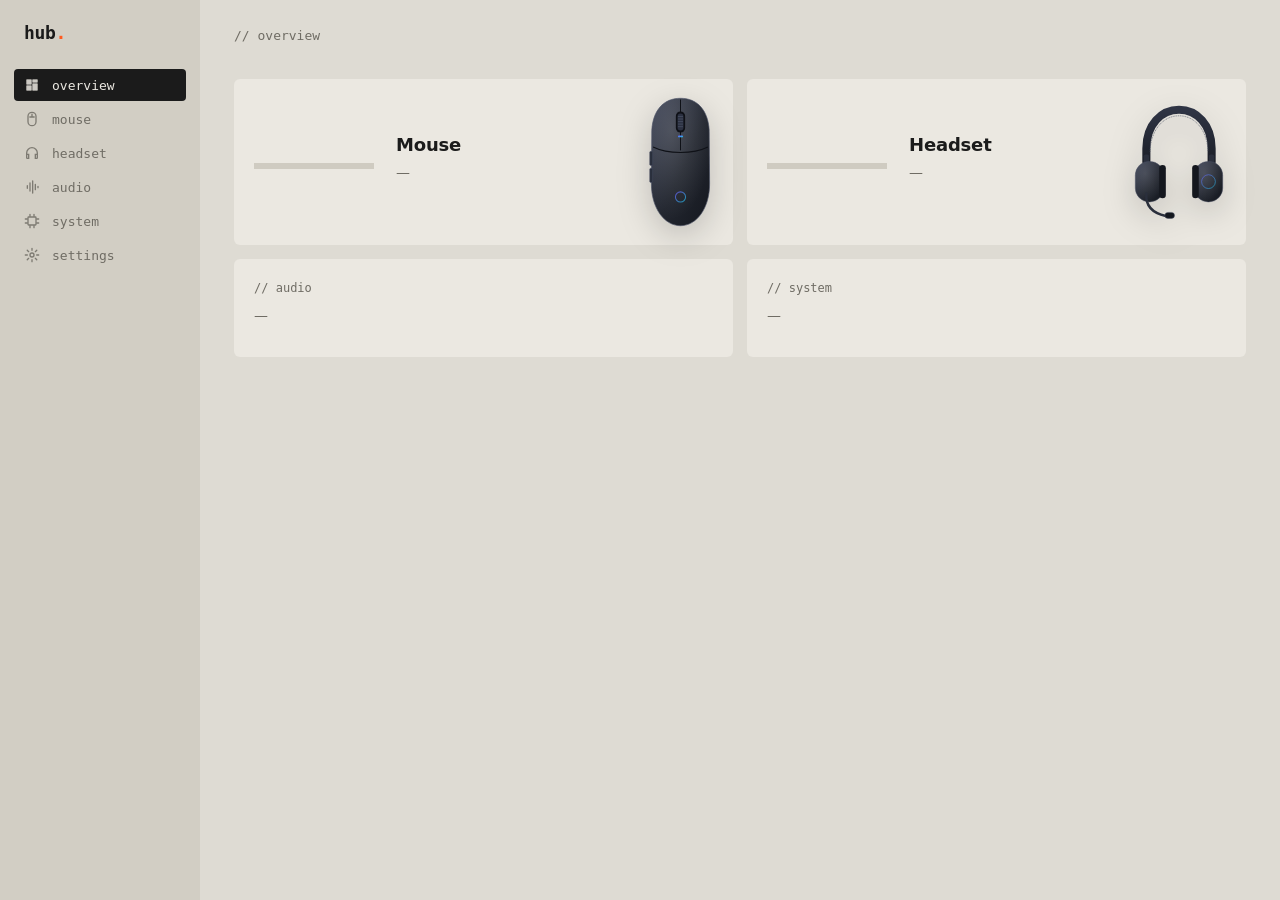
<file: src/Hub.App/wwwroot/index.html>
<!doctype html>
<html lang="en">
<head>
  <meta charset="utf-8">
  <meta name="viewport" content="width=device-width, initial-scale=1">
  <title>Hub</title>
  <link rel="stylesheet" href="app.css">
</head>
<body>
  <aside class="sidebar">
    <div class="brand">hub<span>.</span></div>
    <nav id="nav">
      <button data-page="overview" class="active"><svg viewBox="0 0 24 24"><path d="M4 4h7v7H4zM13 4h7v4h-7zM13 10h7v10h-7zM4 13h7v7H4z"/></svg>Overview</button>
      <button data-page="mouse"><svg viewBox="0 0 24 24"><path d="M12 2a6 6 0 0 0-6 6v8a6 6 0 0 0 12 0V8a6 6 0 0 0-6-6zm0 2v5M8 9h8" fill="none" stroke-width="2"/></svg>Mouse</button>
      <button data-page="headset"><svg viewBox="0 0 24 24"><path d="M4 14v-2a8 8 0 0 1 16 0v2M4 14h3v6H5a1 1 0 0 1-1-1zM20 14h-3v6h2a1 1 0 0 0 1-1z" fill="none" stroke-width="2"/></svg>Headset</button>
      <button data-page="audio"><svg viewBox="0 0 24 24"><path d="M5 10v4M9 6v12M13 3v18M17 8v8M21 11v2" fill="none" stroke-width="2" stroke-linecap="round"/></svg>Audio</button>
      <button data-page="system"><svg viewBox="0 0 24 24"><rect x="6" y="6" width="12" height="12" rx="1" fill="none" stroke-width="2"/><path d="M9 2v3M15 2v3M9 19v3M15 19v3M2 9h3M2 15h3M19 9h3M19 15h3" fill="none" stroke-width="2" stroke-linecap="round"/></svg>System</button>
      <button data-page="settings"><svg viewBox="0 0 24 24"><circle cx="12" cy="12" r="3" fill="none" stroke-width="2"/><path d="M12 2v3M12 19v3M2 12h3M19 12h3M4.9 4.9l2.1 2.1M17 17l2.1 2.1M4.9 19.1 7 17M17 7l2.1-2.1" fill="none" stroke-width="2" stroke-linecap="round"/></svg>Settings</button>
    </nav>
    <div class="side-status" id="sideStatus"></div>
  </aside>

  <main id="main">
    <!-- OVERVIEW -->
    <section class="page active" id="page-overview">
      <header class="page-head"><h1>Overview</h1><p class="sub" id="vendorWarning"></p></header>
      <div class="grid-2">
        <div class="card device-card" id="ovMouse">
          <div class="ring" data-ring></div>
          <img src="mouse-generic.svg" class="mouse-img ov-art mouse" alt="">
          <div class="device-meta">
            <h2 id="ovMouseName">Mouse</h2>
            <p class="muted" data-conn>—</p>
            <div class="chips" data-chips></div>
          </div>
        </div>
        <div class="card device-card" id="ovHeadset">
          <div class="ring" data-ring></div>
          <img src="headset-generic.svg" class="headset-img ov-art" alt="">
          <div class="device-meta">
            <h2 id="ovHeadsetName">Headset</h2>
            <p class="muted" data-conn>—</p>
            <div class="chips" data-chips></div>
          </div>
        </div>
      </div>
      <div class="grid-2">
        <div class="card" id="ovAudio">
          <div class="card-title">Audio</div>
          <div id="ovAudioBody" class="muted">—</div>
        </div>
        <div class="card" id="ovSystem">
          <div class="card-title">system</div>
          <div id="ovSystemBody" class="muted">—</div>
        </div>
      </div>
    </section>

    <!-- MOUSE -->
    <section class="page" id="page-mouse">
      <header class="page-head">
        <div class="row between title-row"><h1 id="mouseTitle" class="device">Mouse</h1>
          <button class="btn primary" id="aimLaunch" title="Aim trainer, sensitivity finder and converter, in its own window">aim lab</button></div>
        <div class="tabs" id="mouseTabs">
          <button data-tab="customize" class="active">Customize</button>
          <button data-tab="performance">Performance</button>
          <button data-tab="power">Power</button>
          <button data-tab="calibration">Calibration</button>
          <button data-tab="advanced">Advanced</button>
          <button data-tab="test">Test</button>
        </div>
      </header>
      <div class="offline" id="mouseOffline">Mouse not connected or asleep — move it to wake it.</div>

      <div class="tab active" data-tab="customize">
        <div class="mouse-stage" data-cap="buttons">
          <div class="callouts left" id="calloutsLeft"></div>
          <div class="mouse-art"><img src="mouse-generic.svg" class="mouse-img" alt=""></div>
          <div class="callouts right" id="calloutsRight"></div>
        </div>
        <p class="hint">Click a button label to remap it. Assignments are stored on the mouse.</p>
      </div>

      <div class="tab" data-tab="performance">
        <div class="grid-2">
          <div class="card" data-cap="dpiStages">
            <div class="card-title">Sensitivity</div>
            <p class="muted">Dots per inch for each stage. The bottom button cycles through them.</p>
            <div class="row between"><span>Stages</span>
              <div class="stepper"><button data-stage-dec>−</button><span id="stageCount">2</span><button data-stage-inc>+</button></div>
            </div>
            <div id="stages"></div>
            <div class="row end"><button class="btn primary" id="applyStages">Apply</button></div>
          </div>
          <div class="card" data-cap="polling">
            <div class="card-title">Polling rate</div>
            <p class="muted">Reports per second. Higher rates use more battery and CPU.</p>
            <div class="segmented" id="polling"></div>
            <p class="hint" id="pollingNote"></p>
          </div>
        </div>
      </div>

      <div class="tab" data-tab="power">
        <div class="grid-2">
          <div class="card" data-cap="battery">
            <div class="card-title">Battery</div>
            <div class="big-battery" id="mouseBatteryBig"></div>
          </div>
          <div class="card" data-cap="powerSaving">
            <div class="card-title">Power saving</div>
            <label class="field">Sleep after <b id="idleVal"></b>
              <input type="range" id="idle" min="1" max="15" step="1"></label>
            <label class="field">Low-power mode at <b id="lowVal"></b>
              <input type="range" id="lowBattery" min="5" max="100" step="5"></label>
            <div class="row end"><button class="btn primary" id="applyPower">Apply</button></div>
          </div>
        </div>
      </div>

      <div class="tab" data-tab="calibration">
        <div class="card narrow" data-cap="liftOff">
          <div class="card-title">Lift-off distance</div>
          <div class="segmented" id="liftMode">
            <button data-mode="symmetric">Smart tracking</button>
            <button data-mode="asymmetric">Asymmetric cut-off</button>
          </div>
          <div id="liftSym">
            <label class="field">Tracking distance <b id="trackVal"></b>
              <input type="range" id="tracking" min="1" max="3" step="1"></label>
            <div class="scale"><span>Low</span><span>Mid</span><span>High</span></div>
          </div>
          <div id="liftAsym">
            <label class="field">Lift-off <b id="liftVal"></b>
              <input type="range" id="liftOff" min="2" max="26" step="1"></label>
            <label class="field">Landing <b id="landVal"></b>
              <input type="range" id="landing" min="1" max="25" step="1"></label>
            <p class="hint">Landing must be lower than lift-off.</p>
          </div>
          <div class="row end"><button class="btn primary" id="applyLift">Apply</button></div>
        </div>
      </div>

      <div class="tab" data-tab="test">
        <div class="grid-2">
          <div class="card">
            <div class="row between"><div class="card-title">polling rate</div><span class="muted mono" id="mtDevice"></span></div>
            <div class="mt-big"><span id="mtHz">—</span><small> Hz</small><span class="mt-set" id="mtSet"></span></div>
            <div class="row between"><span>steadiness <small class="muted">how evenly reports arrive; below 90 % points at USB or wireless trouble</small></span><b class="mono" id="mtSteady">—</b></div>
            <div class="settings-sub">reports per second, last 10 s of movement</div>
            <canvas id="mtHistory" width="900" height="200"></canvas>
            <p class="hint">Move the mouse quickly in circles: a mouse only reports while it moves, so slow movement reads low.</p>
          </div>
          <div class="card">
            <div class="row between"><div class="card-title">clicks</div><button class="btn small" id="mtReset">reset</button></div>
            <div class="mt-pad" id="mtPad">click here with every button</div>
            <div id="mtButtons"></div>
            <label class="field">Chatter below <b id="mtThresholdVal"></b>
              <input type="range" id="mtThreshold" min="10" max="80" step="5" value="30"></label>
            <p class="hint">A press that follows the same button's release faster than a finger can (by default 30 ms) is the switch bouncing: the classic double-click fault.</p>
          </div>
        </div>
      </div>

      <div class="tab" data-tab="advanced">
        <div class="card" data-cap="dynamicSensitivity">
          <div class="row between">
            <div class="card-title">Dynamic sensitivity</div>
            <label class="switch"><input type="checkbox" id="dynEnabled"><span></span></label>
          </div>
          <p class="muted">Acceleration computed by the mouse firmware: the output/input ratio as a function of hand speed.</p>
          <div class="segmented wide" id="dynMode">
            <button data-mode="0">Classic</button><button data-mode="1">Natural</button>
            <button data-mode="2">Jump</button><button data-mode="3">Custom</button>
          </div>
          <div class="curve-wrap">
            <canvas id="curve" width="1100" height="320"></canvas>
          </div>
          <div class="row between">
            <span class="hint" id="curveHint">Drag the points in Custom mode.</span>
            <button class="btn primary" id="applyDyn">Apply</button>
          </div>
        </div>
        <div class="card narrow" data-cap="rotation">
          <div class="row between">
            <div class="card-title">Rotation</div>
            <label class="switch"><input type="checkbox" id="rotEnabled"><span></span></label>
          </div>
          <p class="muted">Rotate the sensor angle so horizontal swipes stay horizontal with your grip.</p>
          <div class="rotate-demo"><img src="mouse-generic.svg" class="mouse-img" id="rotImg" alt=""></div>
          <label class="field">Angle <b id="rotVal"></b>
            <input type="range" id="rotAngle" min="-44" max="44" step="1"></label>
          <div class="row end"><button class="btn primary" id="applyRot">Apply</button></div>
        </div>
      </div>
    </section>

    <!-- HEADSET -->
    <section class="page" id="page-headset">
      <header class="page-head"><h1 id="headsetTitle" class="device">Headset</h1><p class="sub" id="headsetSub"></p></header>
      <div class="offline" id="headsetOffline">Headset is off or the dongle is unplugged.</div>
      <div class="card hero">
        <div class="hero-art"><img src="headset-generic.svg" class="headset-img" alt=""></div>
        <div class="hero-meta">
          <div data-hcap="battery"><div class="card-title">Battery</div>
          <div class="big-battery" id="headsetBatteryBig"></div></div>
          <div class="chips" id="headsetChips"></div>
        </div>
      </div>
      <div class="grid-2 wide-left">
        <div class="stack">
        <div class="card eq-unsupported" id="eqUnsupported">
          <div class="card-title">Equalizer</div>
          <p class="muted">This headset's onboard EQ uses a band layout Hub hasn't been verified with, so it isn't changed from here. Use the Audio page's EQ instead.</p>
        </div>
        <div class="card" data-hcap="eq">
          <div class="card-title">Equalizer <span class="tag">on the headset</span></div>
          <div class="chips selectable" id="eqPresets"></div>
          <div class="eq" id="eqBands"></div>
          <div class="row between">
            <button class="btn ghost" id="eqSaveAs">Save as preset…</button>
            <div class="row">
              <button class="btn" id="eqTry">Try</button>
              <button class="btn primary" id="eqSave">Save to headset</button>
            </div>
          </div>
        </div>
        </div>
        <div class="stack">
          <div class="card">
            <div class="card-title">Mic & monitoring</div>
            <label class="field" data-hcap="sidetone">Sidetone <b id="sideVal"></b>
              <input type="range" id="sidetone" min="0" max="100" step="1"></label>
            <div class="row between" data-hcap="noiseReduction"><span>Onboard noise reduction</span>
              <label class="switch"><input type="checkbox" id="nr"><span></span></label></div>
            <p class="hint">Mute is the boom button; mic level is the Windows input volume.</p>
          </div>
          <div class="card" data-hcap="sleep">
            <div class="card-title">Auto power-off</div>
            <div class="segmented" id="sleep"></div>
          </div>
        </div>
      </div>
    </section>

    <!-- AUDIO -->
    <section class="page" id="page-audio">
      <header class="page-head"><h1>Audio</h1><p class="sub">Game, Chat and Media channels with their own EQ, a limiter and ChatMix, processed by Hub itself.</p></header>
      <div class="card setup" id="audioSetup"></div>
      <div class="card" id="chatMixCard">
        <div class="row between"><div class="card-title">ChatMix</div><span class="muted" id="chatMixVal"></span></div>
        <div class="chatmix"><span>Game</span><input type="range" id="chatMix" min="-100" max="100" step="1"><span>Chat</span></div>
      </div>
      <div class="card" id="ioCard">
        <div class="row between"><div class="card-title">Output &amp; mic</div>
          <span class="row io-head"><span class="muted">Where Hub plays the mix, and which mic Windows uses</span>
            <button class="btn small" id="openProfiles" title="Each output device keeps its own profiles">Profiles</button></span></div>
        <div class="io-grid">
          <label class="field">Output device<select id="ioOutput"></select></label>
          <label class="field">Microphone<select id="ioMic"></select></label>
        </div>
      </div>
      <div class="channels" id="channels"></div>
      <div class="audio-extra">
        <div class="card" id="appsCard">
          <div class="row between"><div class="card-title">Apps</div><span class="muted">Where each app plays</span></div>
          <p class="muted">Apps appear here while they make sound. Pick a channel once — Hub remembers it.</p>
          <div id="apps"></div>
        </div>
      </div>
    </section>

    <!-- SYSTEM -->
    <section class="page" id="page-system">
      <header class="page-head"><h1>System</h1></header>
      <div class="live-strip" id="sysLive"></div>
      <div class="card">
        <div class="row between"><div class="card-title">stability · last 7 days</div><span class="muted mono" id="sysEventsSummary"></span></div>
        <div id="sysEvents" class="muted">—</div>
      </div>
      <div class="card">
        <div class="card-title">devices</div>
        <div class="devices-grid">
          <div><div class="settings-sub">connected now</div><div id="sysConnected" class="muted">—</div></div>
          <div><div class="settings-sub">activity · last 7 days</div><div id="sysActivity" class="muted">—</div></div>
        </div>
      </div>
      <div class="row between specs-head"><div class="card-title">specs</div><button class="btn small" id="copySpecs">copy specs</button></div>
      <div class="specs" id="sysSpecs"><p class="muted">Reading…</p></div>
    </section>

    <!-- SETTINGS -->
    <section class="page" id="page-settings">
      <header class="page-head"><h1>Settings</h1></header>
      <div class="card narrow">
        <div class="card-title">general</div>
        <div class="row between"><span>Start Hub with Windows</span>
          <label class="switch"><input type="checkbox" id="autostart"><span></span></label></div>
        <label class="field">Battery alert at or below <b id="alertVal"></b>
          <input type="range" id="alertPct" min="5" max="50" step="5"></label>
        <div class="row between"><span>Return the mouse to onboard mode when its vendor app is closed</span>
          <label class="switch"><input type="checkbox" id="normalMode"><span></span></label></div>
      </div>
      <div class="card narrow" id="appearance">
        <div class="card-title">appearance</div>
        <div class="settings-sub">theme</div>
        <div class="themes" id="themes"></div>
        <div class="row between"><span>Follow Windows light/dark <small class="muted" id="followHint"></small></span>
          <label class="switch"><input type="checkbox" id="followWindows"><span></span></label></div>
        <div class="settings-sub">my theme</div>
        <div class="theme-edit" id="themeEdit"></div>
        <div class="row end"><button class="btn small" id="themeReset">reset to current preset</button></div>
        <div id="picturesBlock">
          <div class="settings-sub">device pictures</div>
          <div class="row between"><span>Show the mouse and headset as</span>
            <div class="segmented" id="devicePictures"></div></div>
          <div class="row between" id="mouseColorRow" hidden><span>Mouse colour</span>
            <div class="segmented" id="mouseColor"></div></div>
          <div class="row between" id="headsetColorRow" hidden><span>Headset colour</span>
            <div class="segmented" id="headsetColor"></div></div>
        </div>
      </div>
      <div class="card narrow" id="backup">
        <div class="row between"><div class="card-title">backup</div><span class="muted mono bk-repo" id="bkRepo"></span></div>
        <div id="bkBody"></div>
      </div>
      <p class="hint about" id="about"></p>
    </section>
  </main>

  <dialog class="adv" id="adv">
    <form method="dialog" class="adv-body" id="advForm" novalidate>
      <header class="adv-head">
        <div>
          <div class="muted" id="advChannel"></div>
          <h2 id="advTitle"></h2>
        </div>
        <button type="button" class="icon-btn" data-close title="Close">✕</button>
      </header>
      <div class="adv-lock" id="advLock">
        <span><b>Built-in preset — read-only.</b> Copy it to a custom profile to change anything.</span>
        <button type="button" class="btn primary" id="advCopy">Copy to custom profile</button>
      </div>
      <label class="field adv-name" id="advNameRow">Profile name
        <input type="text" id="advName" maxlength="60" spellcheck="false"></label>
      <div class="adv-graph"><canvas id="advCurve" width="1240" height="260"></canvas></div>
      <fieldset class="adv-grid" id="advFields">
        <div class="adv-section">
          <div class="card-title">Render chain</div>
          <label class="field">Gain before EQ <b id="advGainVal"></b>
            <input type="range" id="advGain" min="-12" max="12" step="0.5"></label>
          <div class="row between"><span>Limiter <small class="muted">look-ahead, stops anything above 0 dBFS after the EQ</small></span>
            <label class="switch"><input type="checkbox" id="advLimiter"><span></span></label></div>
          <div class="row between"><span>Auto headroom <small class="muted">lower the gain by the EQ's peak boost</small></span>
            <label class="switch"><input type="checkbox" id="advHeadroom"><span></span></label></div>
          <div class="field">Processing sample rate</div>
          <div class="segmented" id="advRate"></div>
          <p class="hint" id="advChainHint"></p>
        </div>
        <div class="adv-section">
          <div class="row between"><div class="card-title">Filters</div>
            <button type="button" class="btn ghost small" id="advAdd">+ Add filter</button></div>
          <div class="filters" id="advFilters"></div>
        </div>
      </fieldset>
      <footer class="row between adv-foot">
        <p class="adv-error" id="advError"></p>
        <button type="button" class="btn danger ghost" id="advDelete">Delete profile</button>
        <div class="row">
          <button type="button" class="btn" data-close>Cancel</button>
          <button type="button" class="btn primary" id="advSave">Save &amp; apply</button>
        </div>
      </footer>
    </form>
  </dialog>

  <dialog class="adv profiles" id="profiles">
    <div class="adv-body">
      <header class="adv-head">
        <div><div class="muted">Audio</div><h2>Profiles</h2></div>
        <button type="button" class="icon-btn" data-close title="Close">✕</button>
      </header>
      <div class="settings-sub">devices</div>
      <div id="profDevices"></div>
      <p class="hint">A device you pick for the first time starts as a copy of the default. Change a device's profiles on the channel cards while it's the output.</p>
      <div class="settings-sub">your profiles</div>
      <div id="profMine"></div>
    </div>
  </dialog>
  <dialog class="adv restore" id="restore">
    <div class="adv-body">
      <header class="adv-head">
        <div><div class="muted">Backup</div><h2>Restore</h2></div>
        <button type="button" class="icon-btn" data-close title="Close">✕</button>
      </header>
      <div id="rsList"></div>
      <div class="rs-diff" id="rsDiff"></div>
      <p class="hint">Your current settings are saved on this PC first, so you can undo the restore. Mouse settings are written to the mouse.</p>
      <div class="row end">
        <button type="button" class="btn ghost" data-close>Cancel</button>
        <button type="button" class="btn primary" id="rsGo" disabled>Restore this backup</button>
      </div>
    </div>
  </dialog>
  <input type="file" id="apoFile" accept=".txt,text/plain" hidden>

  <div class="popover" id="popover"></div>
  <div class="toast" id="toast"></div>
  <script src="themes.js"></script>
  <script src="app.js"></script>
</body>
</html>
</file>
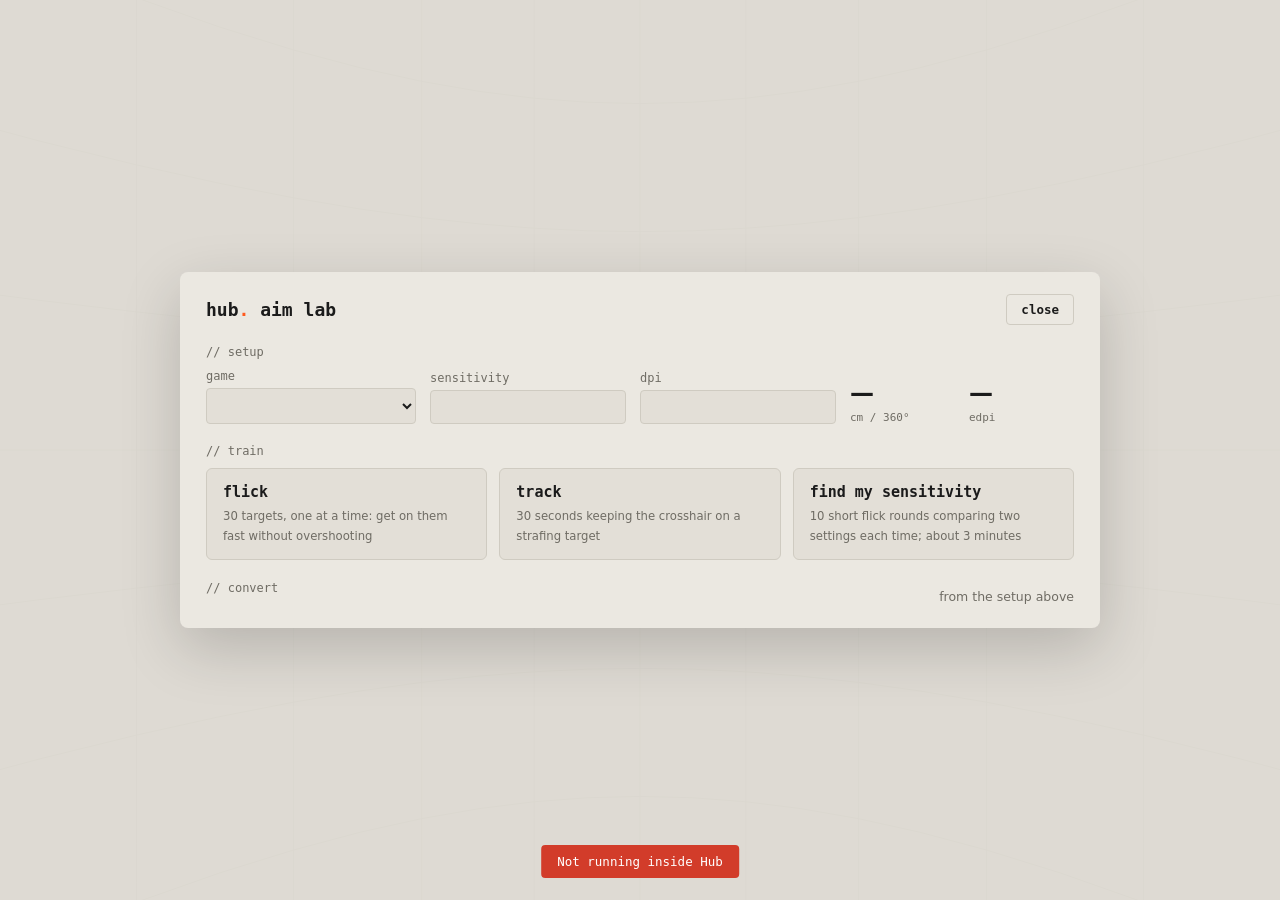
<file: src/Hub.App/wwwroot/aim.html>
<!doctype html>
<html lang="en">
<head>
  <meta charset="utf-8">
  <meta name="viewport" content="width=device-width, initial-scale=1">
  <title>Hub aim lab</title>
  <link rel="stylesheet" href="aim.css">
</head>
<body>
  <canvas id="view"></canvas>

  <div class="hud" id="hud" hidden>
    <span id="hudMode"></span><span id="hudInfo"></span><span class="muted">esc · menu</span>
  </div>

  <div class="paused" id="paused" hidden>
    <div class="panel small">
      <div class="card-title">paused</div>
      <p class="muted" id="pausedText">The round is on hold; time and clicks don't count until you're back.</p>
      <div class="row"><button class="btn primary" id="resume">resume</button><button class="btn" id="quitRound">end round</button></div>
    </div>
  </div>

  <div class="paused" id="interlude" hidden>
    <div class="panel small">
      <div class="card-title" id="interludeTitle"></div>
      <p class="muted" id="interludeText"></p>
      <div class="row"><button class="btn primary" id="interludeGo">start</button><button class="btn" id="interludeQuit">stop</button></div>
    </div>
  </div>

  <div class="menu" id="menu">
    <div class="panel">
      <header class="row between">
        <div class="brand">hub<span>.</span> aim lab</div>
        <button class="btn ghost" id="close">close</button>
      </header>
      <p class="warn" id="accelWarn" hidden>Your mouse's dynamic sensitivity (acceleration) is on. The same hand movement turns more when you move fast, so cm/360 and the finder's result won't match a game.</p>

      <section>
        <div class="card-title">setup</div>
        <div class="setup">
          <label>game<select id="game"></select></label>
          <label>sensitivity<input id="sens" type="number" step="0.001" min="0"></label>
          <label>dpi<input id="dpi" type="number" step="50" min="50"></label>
          <div class="readout"><b id="cm360">—</b><small>cm / 360°</small></div>
          <div class="readout"><b id="edpi">—</b><small>edpi</small></div>
        </div>
        <p class="hint" id="gameNote"></p>
      </section>

      <section>
        <div class="card-title">train</div>
        <div class="modes">
          <button class="mode" data-mode="flick"><b>flick</b><small>30 targets, one at a time: get on them fast without overshooting</small></button>
          <button class="mode" data-mode="track"><b>track</b><small>30 seconds keeping the crosshair on a strafing target</small></button>
          <button class="mode" data-mode="finder"><b>find my sensitivity</b><small>10 short flick rounds comparing two settings each time; about 3 minutes</small></button>
        </div>
      </section>

      <section id="resultsSection" hidden>
        <div class="card-title">results</div>
        <div id="results"></div>
      </section>

      <section>
        <div class="row between"><div class="card-title">convert</div><span class="hint">from the setup above</span></div>
        <div id="convert" class="convert"></div>
      </section>
    </div>
  </div>

  <div class="toast" id="toast"></div>
  <script src="themes.js"></script>
  <script src="aim.js"></script>
</body>
</html>
</file>
<file: src/Hub.App/wwwroot/app.css>
/* Instrument: colours come from themes.js (CSS variables on :root); these are Instrument light as a fallback. */
:root {
  --bg: #dedbd3; --side: #d2cec4; --panel: #ebe8e1; --panel-2: #e3dfd7; --line: #cfcbc1;
  --text: #1b1b1b; --muted: #6f6c64; --accent: #ff5a1f; --accent-text: #1b1b1b; --inv: #1b1b1b; --inv-text: #ebe8e1;
  --good: #2f8a57; --warn: #b7791f; --bad: #d23c2a; --ch-game: #ff5a1f; --ch-chat: #1f8a70; --ch-media: #3b6fd1; --ch-music: #8a4fbf;
  --label-font: "Cascadia Mono", "Cascadia Code", Consolas, monospace;
  --body-font: "Segoe UI Variable Text", "Segoe UI", system-ui, sans-serif;
  --radius: 6px;
  color-scheme: light;
}

* { box-sizing: border-box; }
html, body { height: 100%; margin: 0; }
body {
  display: flex;
  background: var(--bg);
  color: var(--text);
  font: 14px/1.45 var(--body-font);
  user-select: none;
  overflow: hidden;
  transition: background .2s, color .2s;
}
h1, h2 { margin: 0; font-weight: 600; letter-spacing: -.01em; }
h1 { font-size: 22px; }
h2 { font-size: 16px; }
b { font-weight: 600; }
.muted { color: var(--muted); }
.hint { color: var(--muted); font-size: 12.5px; margin: 8px 0 0; }
.mono, .label { font-family: var(--label-font); }

/* ---------- sidebar ---------- */
.sidebar {
  width: 200px; flex: none; display: flex; flex-direction: column;
  background: var(--side); padding: 22px 14px;
}
.brand { padding: 0 10px 26px; font: 700 18px var(--label-font); letter-spacing: -.02em; }
.brand span { color: var(--accent); }
nav { display: flex; flex-direction: column; gap: 2px; }
nav button {
  display: flex; align-items: center; gap: 12px; width: 100%;
  background: none; border: 0; color: var(--muted); font: 13px var(--label-font); text-transform: lowercase;
  padding: 8px 10px; border-radius: 4px; cursor: pointer; text-align: left; transition: background .12s, color .12s;
}
nav button svg { width: 16px; height: 16px; fill: currentColor; stroke: currentColor; opacity: .85; }
nav button:hover { color: var(--text); background: color-mix(in srgb, var(--text) 6%, transparent); }
nav button.active { background: var(--inv); color: var(--inv-text); }
.side-status { margin-top: auto; display: flex; flex-direction: column; gap: 8px; padding: 0 10px; }
.side-status .dev { display: flex; align-items: center; gap: 8px; font: 12px var(--label-font); color: var(--muted); text-transform: lowercase; }
.side-status .dot { width: 7px; height: 7px; border-radius: 1px; background: var(--line); }
.side-status .dot.on { background: var(--good); }
.side-status .pct { margin-left: auto; color: var(--text); font-variant-numeric: tabular-nums; }

/* ---------- main ---------- */
main { flex: 1; overflow-y: auto; padding: 28px 34px 40px; }
.page { display: none; }
.page.active { display: block; animation: fade .16s ease; }
@keyframes fade { from { opacity: 0; transform: translateY(3px); } to { opacity: 1; transform: none; } }
.page-head { display: flex; flex-direction: column; gap: 14px; margin-bottom: 22px; }
.page-head h1 { font: 400 13px var(--label-font); color: var(--muted); letter-spacing: 0; text-transform: lowercase; }
.page-head h1::before { content: "// "; }
.page-head h1.device { font: 600 24px var(--body-font); color: var(--text); letter-spacing: -.02em; text-transform: none; }
.page-head h1.device::before { content: none; }
.page-head .sub { margin: 0; color: var(--muted); }
.page-head .title-row { margin: 0; }
.page-head .sub.warn { color: var(--warn); }

.card {
  background: var(--panel); border-radius: var(--radius);
  padding: 18px 20px; margin-bottom: 14px;
}
.card.narrow { max-width: 640px; }
.card-title { font: 400 12px var(--label-font); color: var(--muted); text-transform: lowercase; margin-bottom: 10px; display: inline-block; }
.card-title::before { content: "// "; }
.card > .muted { margin: 0 0 14px; }
.tag { font: 11px var(--label-font); color: var(--accent); margin-left: 6px; }
.tag::before { content: "["; } .tag::after { content: "]"; }
.grid-2 { display: grid; grid-template-columns: 1fr 1fr; gap: 14px; }
.grid-2 > .card { margin-bottom: 0; }
.grid-2 + .card, .grid-2 + .grid-2 { margin-top: 14px; }
.grid-2.wide-left { grid-template-columns: 1.4fr 1fr; }
.stack { display: flex; flex-direction: column; gap: 14px; }
.stack .card { margin: 0; }
@media (max-width: 980px) { .grid-2, .grid-2.wide-left { grid-template-columns: 1fr; } }

.row { display: flex; align-items: center; gap: 10px; margin-top: 12px; }
.row.between { justify-content: space-between; }
.row.end { justify-content: flex-end; }
.card > .row:first-child { margin-top: 0; }

.offline { display: none; background: color-mix(in srgb, var(--warn) 12%, var(--panel)); border-left: 3px solid var(--warn);
  padding: 10px 14px; border-radius: 3px; margin-bottom: 14px; font: 12.5px var(--label-font); }
.offline.show { display: block; }
.disabled { opacity: .45; pointer-events: none; }

/* ---------- controls ---------- */
.btn {
  background: var(--panel-2); color: var(--text); border: 1px solid var(--line); border-radius: 4px;
  padding: 7px 14px; font: 600 12.5px var(--label-font); text-transform: lowercase; cursor: pointer;
  transition: background .12s, border-color .12s, transform .06s;
}
.btn:hover { border-color: var(--text); }
.btn:active { transform: translateY(1px); }
.btn.primary { background: var(--accent); border-color: var(--accent); color: var(--accent-text); }
.btn.primary:hover { filter: brightness(1.06); }
.btn.ghost { background: none; }
.btn[disabled] { opacity: .5; pointer-events: none; }

.tabs { display: flex; gap: 0; flex-wrap: wrap; border-bottom: 1px solid var(--line); }
.tabs button {
  background: none; border: 0; border-bottom: 2px solid transparent; color: var(--muted); font: 12.5px var(--label-font);
  text-transform: lowercase; padding: 8px 14px 9px; margin-bottom: -1px; cursor: pointer;
}
.tabs button:hover { color: var(--text); }
.tabs button.active { color: var(--text); border-bottom-color: var(--accent); }
.tab { display: none; }
.tab.active { display: block; animation: fade .14s ease; }

.segmented { display: flex; flex-wrap: wrap; gap: 6px; margin: 6px 0; }
.segmented button {
  background: none; border: 1px solid var(--line); color: var(--muted); font: 12.5px var(--label-font);
  border-radius: 4px; min-width: 72px; padding: 7px 12px; cursor: pointer; font-variant-numeric: tabular-nums; transition: all .12s;
}
.segmented button:hover { color: var(--text); border-color: var(--text); }
.segmented button.active { background: var(--inv); color: var(--inv-text); border-color: var(--inv); }
.segmented.wide { display: grid; grid-template-columns: repeat(4, 1fr); }

.field { display: block; margin: 14px 0 4px; color: var(--muted); font: 12.5px var(--label-font); text-transform: lowercase; }
.field b { color: var(--text); float: right; font-variant-numeric: tabular-nums; font-weight: 600; }
input[type=range] { -webkit-appearance: none; width: 100%; height: 22px; background: none; margin: 8px 0 0; cursor: pointer; }
input[type=range]::-webkit-slider-runnable-track {
  height: 6px; border-radius: 0;
  background: linear-gradient(90deg, var(--accent) 0, var(--accent) var(--fill, 0%), var(--line) var(--fill, 0%));
}
input[type=range]::-webkit-slider-thumb {
  -webkit-appearance: none; width: 10px; height: 18px; margin-top: -6px; border-radius: 1px;
  background: var(--text); border: 2px solid var(--panel); transition: transform .1s;
}
input[type=range]:hover::-webkit-slider-thumb { transform: scaleY(1.12); }
.scale { display: flex; justify-content: space-between; color: var(--muted); font: 11.5px var(--label-font); }

.switch { position: relative; width: 38px; height: 20px; flex: none; }
.switch input { opacity: 0; width: 0; height: 0; }
.switch span { position: absolute; inset: 0; background: var(--line); border-radius: 3px; cursor: pointer; transition: background .15s; }
.switch span::after { content: ""; position: absolute; left: 3px; top: 3px; width: 14px; height: 14px; border-radius: 2px; background: var(--panel); transition: transform .15s; }
.switch input:checked + span { background: var(--accent); }
.switch input:checked + span::after { transform: translateX(18px); }
.switch input:disabled + span { opacity: .4; cursor: default; }

.stepper { display: flex; align-items: center; gap: 10px; }
.stepper button { width: 28px; height: 28px; border-radius: 4px; border: 1px solid var(--line); background: none; color: var(--text); font: 15px var(--label-font); cursor: pointer; }
.stepper button:hover { border-color: var(--text); }
.stepper span { min-width: 14px; text-align: center; font: 600 13px var(--label-font); }

.chips { display: flex; flex-wrap: wrap; gap: 6px; margin-top: 10px; }
.chip { border: 1px solid var(--line); border-radius: 3px; padding: 3px 9px; font: 11.5px var(--label-font); color: var(--muted); }
.chips.selectable .chip { cursor: pointer; }
.chips.selectable .chip:hover { color: var(--text); border-color: var(--text); }
.chips.selectable .chip.active { color: var(--inv-text); background: var(--inv); border-color: var(--inv); }

/* ---------- overview ---------- */
.device-card { display: flex; align-items: center; gap: 22px; position: relative; }
.device-meta p { margin: 4px 0 0; }
.device-meta h2 { font-size: 18px; }
/* battery readout: big number over a square bar (ring() sets --p and --c) */
.ring { --p: 0; --c: var(--good); width: 120px; flex: none; padding-bottom: 14px;
  background: linear-gradient(var(--c), var(--c)) left bottom / calc(var(--p) * 1%) 6px no-repeat,
              linear-gradient(var(--line), var(--line)) left bottom / 100% 6px no-repeat; }
.ring span { display: block; font-size: 38px; font-weight: 600; line-height: 1; font-variant-numeric: tabular-nums; letter-spacing: -.03em; }
.ring small { display: block; margin-top: 6px; font: 400 11px var(--label-font); color: var(--muted); letter-spacing: 0; text-transform: lowercase; }

.big-battery { display: flex; align-items: center; gap: 16px; }
.big-battery .cell { width: 160px; height: 22px; border: 0; background: var(--line); padding: 0; position: relative; }
.big-battery .cell::after { content: ""; position: absolute; right: -6px; top: 6px; width: 4px; height: 10px; background: var(--line); }
.big-battery .fill { height: 100%; background: var(--good); transition: width .4s; }
.big-battery .fill.low { background: var(--bad); }
.big-battery .val { font-size: 30px; font-weight: 600; font-variant-numeric: tabular-nums; letter-spacing: -.02em; }

/* ---------- mouse customize ---------- */
.mouse-stage { display: grid; grid-template-columns: 1fr 200px 1fr; align-items: stretch; min-height: 440px; }
.mouse-art { display: grid; place-items: center; }
.mouse-art img { height: 340px; width: auto; filter: drop-shadow(0 18px 24px rgba(0, 0, 0, .22)); }
.callouts { position: relative; }
.callout { position: absolute; display: flex; align-items: center; gap: 10px; cursor: pointer; white-space: nowrap; }
.callouts.left .callout { right: 0; flex-direction: row; }
.callouts.right .callout { left: 0; flex-direction: row-reverse; }
.callout .line { width: 150px; height: 1px; background: var(--line); position: relative; }
.callout .line::after { content: ""; position: absolute; width: 5px; height: 5px; background: var(--muted); top: -2px; }
.callouts.left .callout .line::after { right: -2px; }
.callouts.right .callout .line::after { left: -2px; }
.callout .label { display: flex; flex-direction: column; padding: 7px 11px; border-radius: 4px; border: 1px solid transparent; transition: all .12s; }
.callouts.left .callout .label { text-align: right; }
.callout .label small { color: var(--muted); font: 11px var(--label-font); }
.callout:hover .label { background: var(--panel); border-color: var(--line); }
.callout.locked { cursor: default; opacity: .5; }
.callout.changed .label b { color: var(--accent); }

.popover { position: fixed; display: none; z-index: 10; background: var(--panel); border: 1px solid var(--line); border-radius: 6px;
  padding: 6px; min-width: 220px; max-height: 360px; overflow-y: auto; box-shadow: 0 16px 40px rgba(0, 0, 0, .25); }
.popover.show { display: block; animation: fade .12s; }
.popover .group { color: var(--muted); font: 11px var(--label-font); text-transform: lowercase; padding: 8px 10px 4px; }
.popover .group::before { content: "// "; }
.popover button { display: block; width: 100%; text-align: left; background: none; border: 0; color: var(--text); font: inherit; padding: 6px 10px; border-radius: 3px; cursor: pointer; }
.popover button:hover { background: var(--panel-2); }
.popover button.active { color: var(--accent); }

/* ---------- stages ---------- */
.stage { display: grid; grid-template-columns: 34px 72px 1fr; align-items: center; gap: 12px; margin: 14px 0; }
.stage .badge { width: 28px; height: 28px; border-radius: 3px; display: grid; place-items: center; font: 600 12px var(--label-font);
  border: 1px solid var(--line); color: var(--muted); cursor: pointer; }
.stage.active .badge { background: var(--accent); color: var(--accent-text); border-color: var(--accent); }
.stage input[type=number] { width: 72px; background: var(--panel-2); border: 1px solid var(--line); color: var(--text); border-radius: 4px; padding: 6px 8px; font: 600 13px var(--label-font); }
.stage .ticks { display: flex; justify-content: space-between; font: 10.5px var(--label-font); color: var(--muted); margin-top: 2px; }

/* ---------- curve / rotation ---------- */
.curve-wrap { background: var(--panel-2); border-radius: 4px; margin-top: 14px; padding: 8px; }
#curve { width: 100%; height: auto; display: block; cursor: crosshair; }
.rotate-demo { height: 210px; display: grid; place-items: center; position: relative; }
.rotate-demo::before, .rotate-demo::after { content: ""; position: absolute; background: repeating-linear-gradient(90deg, var(--line) 0 4px, transparent 4px 8px); }
.rotate-demo::before { left: 15%; right: 15%; top: 50%; height: 1px; }
.rotate-demo::after { top: 8%; bottom: 8%; left: 50%; width: 1px; background: repeating-linear-gradient(180deg, var(--line) 0 4px, transparent 4px 8px); }
.rotate-demo img { height: 170px; width: auto; transition: transform .2s; position: relative; z-index: 1; }

/* ---------- headset eq ---------- */
.eq { display: grid; grid-template-columns: repeat(5, 1fr); gap: 10px; margin: 18px 0 8px; }
.eq .band { display: flex; flex-direction: column; align-items: center; gap: 8px; }
.eq .band .db { font: 600 13px var(--label-font); font-variant-numeric: tabular-nums; }
.eq .band .hz { color: var(--muted); font: 11.5px var(--label-font); }
.eq input[type=range] { writing-mode: vertical-lr; direction: rtl; width: 22px; height: 190px; margin: 0; }
.eq input[type=range]::-webkit-slider-runnable-track { width: 6px; height: 100%; background: var(--line); }
.eq input[type=range]::-webkit-slider-thumb { margin-top: 0; margin-left: -6px; width: 18px; height: 10px; }

/* ---------- audio ---------- */
.setup { display: none; }
.setup.show { display: block; }
.setup ol { margin: 8px 0 0; padding-left: 20px; color: var(--muted); }
.setup li { margin: 4px 0; }
.setup .status { display: flex; gap: 18px; flex-wrap: wrap; margin-top: 10px; }
.setup .status span::before { content: "■"; margin-right: 6px; color: var(--bad); }
.setup .status span.ok::before { color: var(--good); }
.chatmix { display: grid; grid-template-columns: auto 1fr auto; gap: 14px; align-items: center; color: var(--muted); font: 12.5px var(--label-font); text-transform: lowercase; }
.channels { display: grid; grid-template-columns: repeat(4, 1fr); gap: 14px; }
@media (max-width: 1500px) { .channels { grid-template-columns: repeat(2, 1fr); } }
.channels .card { margin: 0; }
@media (max-width: 1100px) { .channels { grid-template-columns: 1fr; } }
.channel h2 { display: flex; align-items: center; gap: 10px; font: 600 14px var(--label-font); text-transform: lowercase; }
.channel h2 i { width: 9px; height: 9px; border-radius: 1px; }
.channel select, .channel input[type=search], .io-grid select {
  width: 100%; margin-top: 12px; background: var(--panel-2); color: var(--text); border: 1px solid var(--line);
  border-radius: 4px; padding: 8px 10px; font: 13px var(--body-font); outline: none;
}
.channel select:focus, .channel input[type=search]:focus, .io-grid select:focus { border-color: var(--text); }
.channel canvas { width: 100%; height: 120px; display: block; margin-top: 12px; background: var(--panel-2); border-radius: 4px; }

.toast { position: fixed; bottom: 22px; left: 50%; transform: translateX(-50%) translateY(20px); opacity: 0; pointer-events: none;
  background: var(--inv); color: var(--inv-text); padding: 9px 16px; border-radius: 4px; font: 12.5px var(--label-font); transition: all .2s; }
.toast.show { opacity: 1; transform: translateX(-50%); }
.toast.error { background: var(--bad); color: #fff; }

::-webkit-scrollbar { width: 10px; }
::-webkit-scrollbar-thumb { background: var(--line); border: 3px solid var(--bg); }
.setup-error { color: var(--text); background: color-mix(in srgb, var(--bad) 12%, var(--panel)); border-left: 3px solid var(--bad); border-radius: 3px; padding: 10px 12px; margin: 12px 0 0; }
.audio-extra { margin-top: 14px; }
.app-row { display: flex; align-items: center; justify-content: space-between; gap: 12px; padding: 9px 0; border-top: 1px solid var(--line); }
.app-row:first-child { border-top: 0; }
.app-row .name { display: flex; align-items: center; gap: 10px; font-weight: 600; }
.app-row .name i { width: 7px; height: 7px; border-radius: 1px; background: var(--line); }
.app-row .name i.on { background: var(--good); }
.app-row .segmented { margin: 0; flex-wrap: nowrap; }
.app-row .segmented button { min-width: 64px; padding: 5px 10px; }

/* ---------- audio: advanced editor ---------- */
.channel .preset-row { display: flex; gap: 8px; align-items: center; margin-top: 12px; }
.channel .preset-row select { margin-top: 0; flex: 1; min-width: 0; }
.channel .badge-custom { font: 11px var(--label-font); color: var(--accent); margin-left: auto; font-weight: 400; }
.channel .badge-custom::before { content: "["; } .channel .badge-custom::after { content: "]"; }
.btn.small { padding: 5px 10px; font-size: 12px; }
.btn.danger { color: var(--bad); border-color: color-mix(in srgb, var(--bad) 50%, transparent); }
.icon-btn { background: none; border: 0; color: var(--muted); font-size: 15px; cursor: pointer; padding: 6px 8px; border-radius: 3px; }
.icon-btn:hover { background: var(--panel-2); color: var(--text); }

dialog.adv { width: min(1100px, calc(100vw - 48px)); max-height: calc(100vh - 48px); padding: 0; border: 1px solid var(--line);
  border-radius: 8px; background: var(--panel); color: var(--text); box-shadow: 0 30px 70px rgba(0, 0, 0, .35); }
dialog.adv::backdrop { background: color-mix(in srgb, var(--bg) 70%, transparent); backdrop-filter: blur(2px); }
dialog.adv[open] { animation: fade .15s ease; }
.adv-body { padding: 20px 24px 18px; display: flex; flex-direction: column; }
.adv-head { display: flex; justify-content: space-between; align-items: flex-start; }
.adv-head h2 { font-size: 20px; }
.adv-head .muted { font: 12px var(--label-font); text-transform: lowercase; }
.adv-lock { display: flex; align-items: center; justify-content: space-between; gap: 16px; margin-top: 14px; padding: 10px 14px;
  border-radius: 3px; background: color-mix(in srgb, var(--warn) 12%, var(--panel)); border-left: 3px solid var(--warn); }
.adv-name input { display: block; width: 100%; margin-top: 6px; background: var(--panel-2); color: var(--text); border: 1px solid var(--line);
  border-radius: 4px; padding: 8px 10px; font: 14px var(--body-font); user-select: text; text-transform: none; }
.adv-graph { margin-top: 14px; background: var(--panel-2); border-radius: 4px; padding: 6px; }
.adv-graph canvas { width: 100%; height: auto; display: block; }
.adv-grid { display: grid; grid-template-columns: 300px 1fr; gap: 22px; margin-top: 16px; }
@media (max-width: 900px) { .adv-grid { grid-template-columns: 1fr; } }
.adv-section .row span small { display: block; font-size: 11.5px; }
.adv.readonly .adv-grid { opacity: .6; }
.adv.readonly .adv-grid :is(input, select, button) { pointer-events: none; }
.adv-foot { margin-top: 18px; padding-top: 14px; border-top: 1px solid var(--line); }

.filters { display: flex; flex-direction: column; gap: 6px; margin-top: 10px; max-height: 330px; overflow-y: auto; padding-right: 4px; }
.filter-row { display: grid; grid-template-columns: 26px 22px 130px 1fr 1fr 1fr 30px; gap: 8px; align-items: center;
  background: var(--panel-2); border-radius: 4px; padding: 6px 8px; }
.filter-row.off { opacity: .45; }
.filter-row .n { color: var(--muted); font: 12px var(--label-font); text-align: center; font-variant-numeric: tabular-nums; }
.filter-row select, .filter-row input[type=number] { width: 100%; min-width: 0; background: var(--panel); color: var(--text); border: 1px solid var(--line);
  border-radius: 3px; padding: 5px 7px; font: 12.5px var(--label-font); font-variant-numeric: tabular-nums; user-select: text; }
.filter-row input[type=number][disabled] { opacity: .35; }
.filter-row label { display: flex; flex-direction: column; font: 10.5px var(--label-font); color: var(--muted); gap: 2px; }
.filter-row .del { background: none; border: 0; color: var(--muted); cursor: pointer; font-size: 15px; border-radius: 3px; }
.filter-row .del:hover { color: var(--bad); background: color-mix(in srgb, var(--bad) 10%, transparent); }
.filters .empty { color: var(--muted); font: 12px var(--label-font); padding: 12px; text-align: center; border: 1px dashed var(--line); border-radius: 4px; }
.adv-section .row.off { opacity: .45; }
.adv-section .segmented { display: grid; grid-template-columns: repeat(4, 1fr); gap: 6px; }
.adv-section .segmented button { min-width: 0; padding: 6px 4px; }
.adv-foot { position: sticky; bottom: -18px; background: var(--panel); margin-bottom: -18px; padding-bottom: 18px; z-index: 1; }
.adv-error { color: var(--bad); margin: 0; flex: 1; font-size: 13px; }
fieldset.adv-grid { border: 0; padding: 0; min-width: 0; margin-inline: 0; }

/* ---------- device pictures ---------- */
.hero { display: grid; grid-template-columns: 260px 1fr; align-items: center; gap: 28px; padding-top: 18px; padding-bottom: 18px; }
.hero-art { display: grid; place-items: center; height: 250px; }
.hero-art img { height: 240px; width: auto; filter: drop-shadow(0 14px 20px rgba(0, 0, 0, .2)); }
.device-card .device-meta { order: 1; }
.device-card .ring { order: 0; }
.device-card .ov-art { order: 2; margin-left: auto; height: 120px; width: auto; filter: drop-shadow(0 10px 16px rgba(0, 0, 0, .18)); }
.device-card .ov-art.mouse { height: 130px; }
img.drawing { filter: none !important; }

/* ---------- audio: output & mic ---------- */
.io-grid { display: grid; grid-template-columns: 1fr 1fr; gap: 18px; }
@media (max-width: 900px) { .io-grid { grid-template-columns: 1fr; } }
.io-grid select { display: block; margin-top: 6px; }

/* ---------- settings: appearance ---------- */
.themes { display: grid; grid-template-columns: repeat(3, 1fr); gap: 10px; margin-top: 4px; }
.theme-swatch { background: none; border: 1px solid var(--line); border-radius: 4px; padding: 8px; cursor: pointer; text-align: left;
  color: var(--text); font: 11.5px var(--label-font); transition: border-color .12s; }
.theme-swatch:hover { border-color: var(--text); }
.theme-swatch.active { border-color: var(--accent); box-shadow: inset 0 0 0 1px var(--accent); }
.theme-swatch .sw { display: flex; height: 40px; border-radius: 3px; overflow: hidden; margin-bottom: 7px; }
.theme-swatch .sw i { flex: 1; }
.theme-swatch .sw i:last-child { flex: .35; }
.theme-edit { display: grid; grid-template-columns: 1fr 1fr; gap: 0 22px; margin-top: 8px; }
.theme-edit label { display: flex; justify-content: space-between; align-items: center; padding: 6px 0; border-bottom: 1px solid var(--line);
  font: 12px var(--label-font); color: var(--muted); text-transform: lowercase; }
.theme-edit input[type=color] { -webkit-appearance: none; width: 34px; height: 20px; padding: 0; border: 1px solid var(--line); border-radius: 3px; background: none; cursor: pointer; }
.theme-edit input[type=color]::-webkit-color-swatch-wrapper { padding: 0; }
.theme-edit input[type=color]::-webkit-color-swatch { border: 0; border-radius: 2px; }
.theme-edit select { background: var(--panel-2); color: var(--text); border: 1px solid var(--line); border-radius: 3px; padding: 3px 6px; font: 12px var(--label-font); }
.settings-sub { font: 12px var(--label-font); color: var(--muted); text-transform: lowercase; margin: 18px 0 6px; }
/* ---------- mouse test ---------- */
.mt-big { font-size: 56px; font-weight: 600; letter-spacing: -.03em; line-height: 1; margin: 6px 0 4px; font-variant-numeric: tabular-nums; }
.mt-big small { font: 400 15px var(--label-font); color: var(--muted); letter-spacing: 0; }
#mtSteady { white-space: nowrap; }
.mt-set { font: 12px var(--label-font); color: var(--muted); margin-left: 14px; letter-spacing: 0; }
#mtHistory { width: 100%; height: 100px; display: block; margin-top: 14px; background: var(--panel-2); border-radius: 4px; }
.mt-pad { height: 110px; display: grid; place-items: center; border: 1px dashed var(--line); border-radius: 4px; color: var(--muted);
  font: 12px var(--label-font); margin-bottom: 8px; cursor: crosshair; }
.mt-pad:active { background: var(--panel-2); }
.mt-btn { display: grid; grid-template-columns: 70px 100px 90px 1fr; gap: 10px; align-items: baseline; padding: 6px 0; border-top: 1px solid var(--line); font-size: 13px; }
.mt-btn span:first-child { font: 12px var(--label-font); color: var(--muted); }
.mt-btn b { font: 600 12px var(--label-font); color: var(--good); }
.mt-btn.bad b { color: var(--bad); }
.mt-btn small { color: var(--muted); font: 11.5px var(--label-font); }

/* ---------- system ---------- */
.live-strip { display: grid; grid-template-columns: repeat(4, 1fr); gap: 14px; margin-bottom: 14px; }
.live-strip .card { margin: 0; }
.live-val { font-size: 34px; font-weight: 600; letter-spacing: -.03em; font-variant-numeric: tabular-nums; line-height: 1.1; }
.live-val small { font: 400 13px var(--label-font); color: var(--muted); letter-spacing: 0; }
.specs-head { margin: 22px 0 8px; }
.specs-head .card-title { margin: 0; }
.specs { display: grid; grid-template-columns: repeat(auto-fill, minmax(320px, 1fr)); gap: 14px; align-items: start; }
.specs .card { margin: 0; }
.spec-row { display: grid; grid-template-columns: 96px 1fr; gap: 12px; padding: 5px 0; border-top: 1px solid var(--line); font-size: 13px; }
.spec-row:first-of-type { border-top: 0; }
.spec-row span { color: var(--muted); font: 12px var(--label-font); padding-top: 1px; }
.spec-row b { font-weight: 500; overflow-wrap: anywhere; user-select: text; }
.ev-day + .ev-day { margin-top: 12px; }
.ev-date { font: 12px var(--label-font); color: var(--muted); margin-bottom: 4px; }
.ev-date::before { content: "— "; }
.ev-row { display: grid; grid-template-columns: 52px 104px 1fr auto; gap: 12px; align-items: center; padding: 7px 0; border-top: 1px solid var(--line); color: var(--text); }
.ev-time { font: 12.5px var(--label-font); font-variant-numeric: tabular-nums; }
.ev-kind { font: 11.5px var(--label-font); justify-self: start; padding: 2px 7px; border-radius: 3px; border: 1px solid currentColor; }
.ev-kind.gpu-reset, .ev-kind.unexpected-restart { color: var(--warn); }
.ev-kind.hardware-error, .ev-kind.bluescreen { color: var(--bad); }
.ev-text { display: flex; flex-direction: column; min-width: 0; }
.ev-text b { font-weight: 500; }
.ev-text small { color: var(--muted); font: 11.5px var(--label-font); }
.devices-grid { display: grid; grid-template-columns: 1fr 1fr; gap: 28px; }
.devices-grid .settings-sub { margin-top: 0; }
.dev-row { display: grid; grid-template-columns: auto auto 1fr; gap: 10px; align-items: center; padding: 6px 0; border-top: 1px solid var(--line); color: var(--text); font-size: 13px; }
#sysConnected .dev-row { grid-template-columns: 90px 1fr; }
.dev-row:first-child { border-top: 0; }
.dev-kind { font: 11.5px var(--label-font); color: var(--muted); }
.dev-action { font: 11.5px var(--label-font); }
.dev-action.connected { color: var(--good); }
.dev-action.disconnected { color: var(--muted); }
.dev-action.reconnected { color: var(--warn); }
@media (max-width: 1100px) { .live-strip { grid-template-columns: repeat(2, 1fr); } .devices-grid { grid-template-columns: 1fr; } }
[hidden] { display: none !important; }
.about { margin-top: 14px; }

/* ---------- profiles (per output device) ---------- */
.io-head { margin: 0; }
dialog.profiles { width: min(760px, calc(100vw - 48px)); }
.profiles .settings-sub { margin-top: 18px; }
.prof-dev { border: 1px solid var(--line); border-radius: var(--radius); padding: 12px 14px; margin-top: 10px; }
.prof-dev.current { border-color: var(--accent); }
.prof-dev .top { display: flex; align-items: center; gap: 8px; flex-wrap: wrap; }
.prof-dev .top b { font-weight: 600; }
.prof-dev .top .acts { margin-left: auto; display: flex; gap: 6px; }
.prof-dev .chs { display: flex; flex-wrap: wrap; gap: 6px 22px; margin-top: 8px; font-size: 13px; }
.prof-dev .chs span { display: inline-flex; align-items: center; gap: 6px; }
.prof-dev .chs i { width: 8px; height: 8px; border-radius: 1px; flex: none; }
.prof-dev .chs small { font: 11px var(--label-font); color: var(--muted); }
.prof-dev.offline .top b, .prof-dev.offline .chs { opacity: .6; }
.pill { font: 11px var(--label-font); padding: 1px 6px; border-radius: 3px; text-transform: lowercase; }
.pill.now { background: var(--accent); color: var(--accent-text); }
.pill.def { border: 1px solid var(--text); }
.pill.off { border: 1px solid var(--line); color: var(--muted); }
.prof-mine { display: flex; align-items: center; gap: 10px; padding: 7px 0; border-top: 1px solid var(--line); font-size: 13px; }
.prof-mine small { font: 11px var(--label-font); color: var(--muted); }
.prof-mine .acts { margin-left: auto; display: flex; gap: 6px; }

/* ---- settings: backup */
.bk-repo { font-size: 12px; }
.bk-repo a { color: var(--accent); cursor: pointer; }
.bk-state { display: flex; align-items: center; gap: 8px; margin: 4px 0 12px; }
.bk-state i { width: 8px; height: 8px; border-radius: 1px; background: var(--ok, #3fb37f); flex: none; }
.bk-state.stale i { background: var(--accent); }
.bk-link { display: grid; grid-template-columns: 1fr 1fr; gap: 12px; margin-top: 12px; }
.bk-link input { display: block; width: 100%; margin-top: 6px; background: var(--panel-2); color: var(--text); border: 1px solid var(--line);
  border-radius: 4px; padding: 8px 10px; font: 13px var(--body-font); outline: none; user-select: text; text-transform: none; }
.bk-link input:focus { border-color: var(--text); }
.bk-fine { font-size: 12px; color: var(--muted); margin-top: 6px; }
.bk-fine a { color: var(--accent); }
.bk-actions { display: flex; gap: 8px; flex-wrap: wrap; margin-top: 12px; }
dialog.restore { width: min(680px, 92vw); }
.rs-row { display: flex; align-items: center; gap: 12px; width: 100%; padding: 9px 10px; border: 0; border-top: 1px solid var(--line); background: none; color: inherit; font: inherit; font-size: 13px; text-align: left; cursor: pointer; }
.rs-row small { font: 11.5px var(--label-font); color: var(--muted); }
.rs-row.sel { background: var(--panel-2); box-shadow: inset 2px 0 0 var(--accent); }
.rs-diff { margin-top: 14px; border: 1px solid var(--line); border-radius: 6px; padding: 12px 14px; font-size: 13px; min-height: 48px; max-height: 260px; overflow: auto; }
.rs-diff div { padding: 3px 0; }
@media (max-width: 640px) { .bk-link { grid-template-columns: 1fr; } }
</file>
<file: src/Hub.App/wwwroot/aim.css>
/* Aim lab: the Instrument theme's tokens (set by themes.js) over a full-screen canvas. */
:root {
  --bg: #dedbd3; --side: #d2cec4; --panel: #ebe8e1; --panel-2: #e3dfd7; --line: #cfcbc1;
  --text: #1b1b1b; --muted: #6f6c64; --accent: #ff5a1f; --accent-text: #1b1b1b; --inv: #1b1b1b; --inv-text: #ebe8e1;
  --good: #2f8a57; --warn: #b7791f; --bad: #d23c2a;
  --label-font: "Cascadia Mono", "Cascadia Code", Consolas, monospace;
  --body-font: "Segoe UI Variable Text", "Segoe UI", system-ui, sans-serif;
}
* { box-sizing: border-box; }
html, body { height: 100%; margin: 0; overflow: hidden; background: var(--bg); color: var(--text); font: 14px/1.45 var(--body-font); user-select: none; }
#view { position: fixed; inset: 0; width: 100vw; height: 100vh; display: block; }
[hidden] { display: none !important; }
.muted { color: var(--muted); }
.hint { color: var(--muted); font-size: 12.5px; margin: 8px 0 0; }
.row { display: flex; align-items: center; gap: 10px; }
.row.between { justify-content: space-between; }

.menu, .paused { position: fixed; inset: 0; display: grid; place-items: center; background: color-mix(in srgb, var(--bg) 82%, transparent); overflow-y: auto; padding: 32px 0; }
.panel { width: min(920px, calc(100vw - 48px)); background: var(--panel); border-radius: 8px; padding: 22px 26px; box-shadow: 0 20px 60px rgba(0, 0, 0, .18); }
.panel.small { width: 420px; }
.panel section { margin-top: 20px; }
.brand { font: 700 18px var(--label-font); }
.brand span { color: var(--accent); }
.card-title { font: 400 12px var(--label-font); color: var(--muted); text-transform: lowercase; margin-bottom: 10px; }
.card-title::before { content: "// "; }
.warn { margin: 14px 0 0; padding: 10px 14px; background: color-mix(in srgb, var(--warn) 12%, var(--panel)); border-left: 3px solid var(--warn); border-radius: 3px; }

.btn { background: var(--panel-2); color: var(--text); border: 1px solid var(--line); border-radius: 4px; padding: 7px 14px;
  font: 600 12.5px var(--label-font); text-transform: lowercase; cursor: pointer; }
.btn:hover { border-color: var(--text); }
.btn.primary { background: var(--accent); border-color: var(--accent); color: var(--accent-text); }
.btn.ghost { background: none; }
.btn.small { padding: 4px 9px; font-size: 11.5px; }

.setup { display: grid; grid-template-columns: 2fr 1fr 1fr 1fr 1fr; gap: 14px; align-items: end; }
.setup label { display: flex; flex-direction: column; gap: 5px; font: 12px var(--label-font); color: var(--muted); }
.setup select, .setup input { background: var(--panel-2); color: var(--text); border: 1px solid var(--line); border-radius: 4px; padding: 8px 10px;
  font: 14px var(--body-font); outline: none; user-select: text; }
.setup select:focus, .setup input:focus { border-color: var(--text); }
.readout { display: flex; flex-direction: column; }
.readout b { font-size: 24px; font-weight: 600; letter-spacing: -.02em; font-variant-numeric: tabular-nums; }
.readout small { font: 11px var(--label-font); color: var(--muted); }

.modes { display: grid; grid-template-columns: repeat(3, 1fr); gap: 12px; }
.mode { text-align: left; background: var(--panel-2); border: 1px solid var(--line); border-radius: 6px; padding: 14px 16px; cursor: pointer; color: var(--text); font: inherit; }
.mode:hover { border-color: var(--accent); }
.mode b { display: block; font: 600 15px var(--label-font); margin-bottom: 4px; }
.mode small { color: var(--muted); }

.convert { display: grid; grid-template-columns: repeat(2, 1fr); gap: 0 26px; }
.conv-row { display: grid; grid-template-columns: 1fr 80px 70px auto; gap: 10px; align-items: center; padding: 5px 0; border-top: 1px solid var(--line); font-size: 13px; }
.conv-row b { font: 600 13px var(--label-font); text-align: right; font-variant-numeric: tabular-nums; }
.conv-row small { font: 11px var(--label-font); color: var(--muted); text-align: right; }

.result { display: grid; grid-template-columns: repeat(4, 1fr); gap: 12px; }
.result .readout b { font-size: 28px; }
.finder-result { display: flex; align-items: baseline; gap: 18px; flex-wrap: wrap; }
.finder-result .big { font-size: 40px; font-weight: 600; letter-spacing: -.03em; }

.hud { position: fixed; top: 16px; left: 50%; transform: translateX(-50%); display: flex; gap: 22px; padding: 6px 14px; border-radius: 4px;
  background: color-mix(in srgb, var(--panel) 85%, transparent); font: 12.5px var(--label-font); pointer-events: none; }

.toast { position: fixed; bottom: 22px; left: 50%; transform: translateX(-50%) translateY(20px); opacity: 0; pointer-events: none;
  background: var(--inv); color: var(--inv-text); padding: 9px 16px; border-radius: 4px; font: 12.5px var(--label-font); transition: all .2s; }
.toast.show { opacity: 1; transform: translateX(-50%); }
.toast.error { background: var(--bad); color: #fff; }
</file>
